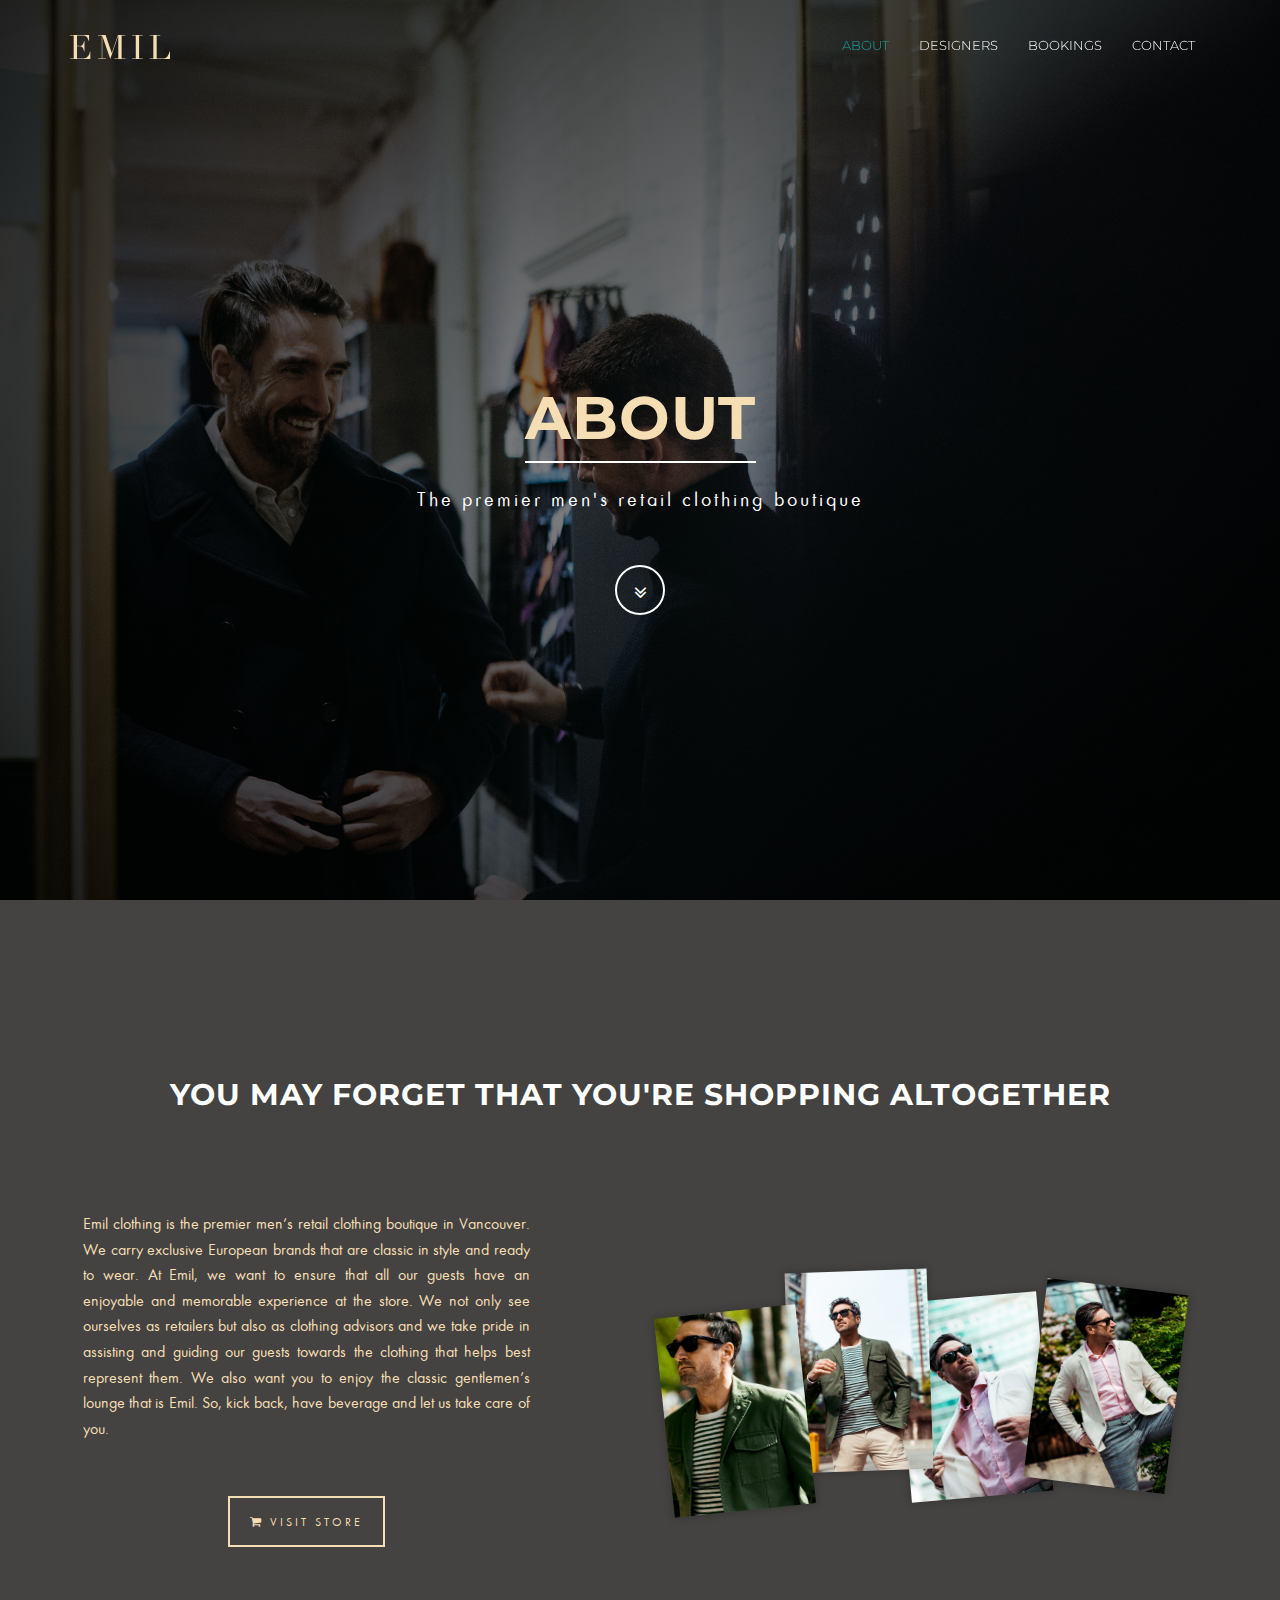
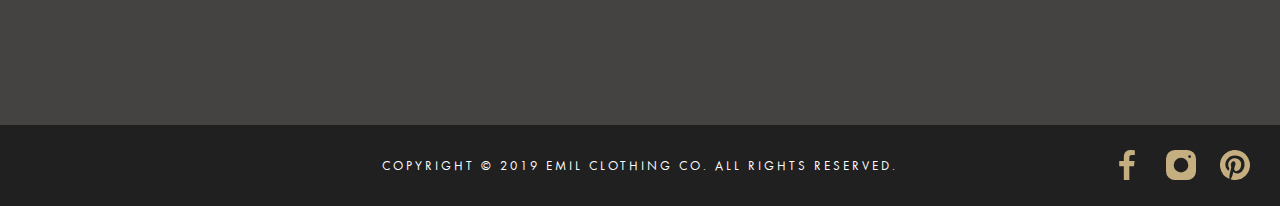
<file: about.html>
<!DOCTYPE html>
<html lang="en">
<head>
<meta charset="utf-8">
<meta http-equiv="X-UA-Compatible" content="IE=edge">
<meta name="viewport" content="width=device-width, initial-scale=1">
<title>Emil Clothing Co. | Specialty Men's Apparel in Vancouver, BC. European by Design.</title>
  <meta name="keywords" content="emil,clothing,men,fashion,shopping,vancouver,fit,form">
  <meta name="description" content="Emil clothing is the premier men's retail clothing boutique in Vancouver. We carry exclusive European brands that are classic in style and ready to wear. At Emil, we want to ensure that all of our guests have an enjoyable and memorable experience at the store.">
  <meta name="application-name" content="Emil Clothing Co."/>
  <meta property="og:title" content="Emil Clothing Co."/>
  <meta property="og:type" content="website" />
  <meta property="og:description" content="Emil clothing is the premier men's retail clothing boutique in Vancouver. We carry exclusive European brands that are classic in style and ready to wear. At Emil, we want to ensure that all of our guests have an enjoyable and memorable experience at the store."/>
  <meta property="og:image" content="https://emilclothingco.com/assets/images/ogimage.jpg?t=20180303"/>
  <meta property="og:url" content="https://emilclothingco.com/" />
  <meta name="twitter:card" content="summary_large_image" />
  <link rel="apple-touch-icon" sizes="57x57" href="./assets/favicons/apple-icon-57x57.png?t=20180303">
  <link rel="apple-touch-icon" sizes="60x60" href="./assets/favicons/apple-icon-60x60.png?t=20180303">
  <link rel="apple-touch-icon" sizes="72x72" href="./assets/favicons/apple-icon-72x72.png?t=20180303">
  <link rel="apple-touch-icon" sizes="76x76" href="./assets/favicons/apple-icon-76x76.png?t=20180303">
  <link rel="apple-touch-icon" sizes="114x114" href="./assets/favicons/apple-icon-114x114.png?t=20180303">
  <link rel="apple-touch-icon" sizes="120x120" href="./assets/favicons/apple-icon-120x120.png?t=20180303">
  <link rel="apple-touch-icon" sizes="144x144" href="./assets/favicons/apple-icon-144x144.png?t=20180303">
  <link rel="apple-touch-icon" sizes="152x152" href="./assets/favicons/apple-icon-152x152.png?t=20180303">
  <link rel="apple-touch-icon" sizes="180x180" href="./assets/favicons/apple-icon-180x180.png?t=20180303">
  <link rel="icon" type="image/png" sizes="192x192"  href="./assets/favicons/android-icon-192x192.png?t=20180303">
  <link rel="icon" type="image/png" sizes="32x32" href="./assets/favicons/favicon-32x32.png?t=20180303">
  <link rel="icon" type="image/png" sizes="96x96" href="./assets/favicons/favicon-96x96.png?t=20180303">
  <link rel="icon" type="image/png" sizes="16x16" href="./assets/favicons/favicon-16x16.png?t=20180303">
  <link rel="manifest" href="./assets/favicons/manifest.json?t=20180303">
  <meta name="msvalidate.01" content="200D9151B8F3048EBC38A00C2001BC96" />
  <meta name="msapplication-TileColor" content="#ffffff">
  <meta name="msapplication-TileImage" content="./assets/favicons/ms-icon-144x144.png?t=20180303">
  <meta name="theme-color" content="#f5deb3">

<link href="css/bootstrap.min.css" rel="stylesheet">
<!-- Custom CSS -->
<link href="css/about.css" rel="stylesheet">
<link href="css/style.css" rel="stylesheet">
<!-- Custom Fonts -->
<link href="font-awesome/css/font-awesome.min.css" rel="stylesheet" type="text/css">
<link href="http://fonts.googleapis.com/css?family=Open+Sans:300,400,700,400italic,700italic" rel="stylesheet" type="text/css">
<link href="http://fonts.googleapis.com/css?family=Montserrat:400,700" rel="stylesheet" type="text/css">

<script>
    (function(i,s,o,g,r,a,m){i['GoogleAnalyticsObject']=r;i[r]=i[r]||function(){
    (i[r].q=i[r].q||[]).push(arguments)},i[r].l=1*new Date();a=s.createElement(o),
    m=s.getElementsByTagName(o)[0];a.async=1;a.src=g;m.parentNode.insertBefore(a,m)
    })(window,document,'script','https://www.google-analytics.com/analytics.js','ga');

    ga('create', 'UA-114681941-1', 'auto');
    ga('send', 'pageview');
  </script>

  <!-- Facebook Pixel Code -->
  <script>
	!function(f,b,e,v,n,t,s)
	{if(f.fbq)return;n=f.fbq=function(){n.callMethod?
	n.callMethod.apply(n,arguments):n.queue.push(arguments)};
	if(!f._fbq)f._fbq=n;n.push=n;n.loaded=!0;n.version='2.0';
	n.queue=[];t=b.createElement(e);t.async=!0;
	t.src=v;s=b.getElementsByTagName(e)[0];
	s.parentNode.insertBefore(t,s)}(window, document,'script',
	'https://connect.facebook.net/en_US/fbevents.js');
	fbq('init', '272090840403864');
	fbq('track', 'PageView');
  </script>
  <noscript><img height="1" width="1" style="display:none"
	src="https://www.facebook.com/tr?id=272090840403864&ev=PageView&noscript=1"
  /></noscript>
  <!-- End Facebook Pixel Code -->
  

</head>
<body id="page-top" data-spy="scroll" data-target=".navbar-fixed-top">
<!-- Navigation -->
<nav class="navbar navbar-custom navbar-fixed-top" role="navigation">
<div class="container">
	<div class="navbar-header">
		<button type="button" class="navbar-toggle" data-toggle="collapse" data-target=".navbar-main-collapse">
		<i class="fa fa-bars"></i>
		</button>
		<a class="navbar-brand page-scroll" href="index.html">
			<img width="100px" src="assets/images/logo.svg"> </a>
	</div>
	<!-- Collect the nav links, forms, and other content for toggling -->
	<div class="collapse navbar-collapse navbar-right navbar-main-collapse">
		<ul class="nav navbar-nav">
			<li class="active">
			<a href="">ABOUT</a>
			</li>
			<li>
			<a href="designers.html">Designers</a>
			</li>
			<li>
			<a href="bookings.html">Bookings</a>
			</li>
			<li>
			<a href="contact.html">Contact</a>
			</li>
		</ul>
	</div>
	<!-- /.navbar-collapse -->
</div>
<!-- /.container -->
</nav>
<!-- Intro Header -->
<header class="intro">
<div class="intro-body">
	<div class="container">
		<div class="row">
			<div class="col-md-8 col-md-offset-2">
				<h1 class="brand-heading">ABOUT</h1>
				<p class="intro-text">
						The premier men's retail clothing boutique
				</p>
				<a href="#about" class="btn btn-circle page-scroll">
				<i class="fa fa-angle-double-down animated"></i>
				</a>
			</div>
		</div>
	</div>
</div>
</header>
<!-- About Section -->
<section id="about">
<div class="container content-section text-center">
	<div class="row" style="padding: 2em">
		<h2 style="color:white; margin-bottom: 100px">YOU MAY FORGET THAT YOU'RE SHOPPING ALTOGETHER</h2>
		<div class="col-lg-5">
			<p>
				Emil clothing is the premier men’s retail clothing boutique in Vancouver. We carry exclusive European brands that are classic in style and ready to wear. At Emil, we want to ensure that all our guests have an enjoyable and memorable experience at the store. We not only see ourselves as retailers but also as clothing advisors and we take pride in assisting and guiding our guests towards the clothing that helps best represent them. We also want you to enjoy the classic gentlemen’s lounge that is Emil. So, kick back, have beverage and let us take care of you.
			</p>

				<a href="#" class="btnghost"><i class="fa fa-shopping-cart"></i> VISIT STORE</a>
		
		</div>

		<div class="col-lg-6 col-lg-offset-1">
		<div class="collection">
			<div class="cards">
				<img src="assets/images/about1.jpg" class="card" />
				<img src="assets/images/about2.jpg" class="card" />
				<img src="assets/images/about3.jpg" class="card" />
				<img src="assets/images/about4.jpg" class="card" />
			</div> 
		</div>
	</div>


	</div>
</div>
</section>
<footer>
		<div class="container text-center">
		<p class="credits">
				Copyright © 2019 EMIL CLOTHING CO. All rights reserved.
			</p>
		</div>
		
				<ul id="socialMediaMenu">
					<li>
						<a href="https://www.instagram.com/emilclothingco/" target="_blank">
							<img class="icon-social-media" src="assets/images/facebook.svg">
						</a>
					</li>
					<li>
						<a href="https://www.facebook.com/Emilclothing/" target="_blank">
							<img class="icon-social-media" src="assets/images/instagram.svg">
						</a>
					</li>
					<li>
						<a href="https://www.pinterest.ca/emilclothingco/" target="_blank">
							<img class="icon-social-media" src="assets/images/pinterest.svg">
						</a>
					</li>
				</ul>			


	

	</footer>
<!-- jQuery -->
<script src="js/jquery.js"></script>
<!-- Bootstrap Core JavaScript -->
<script src="js/bootstrap.min.js"></script>
<!-- Plugin JavaScript -->
<script src="js/jquery.easing.min.js"></script>
<!-- Custom Theme JavaScript -->
<script src="js/theme.js"></script>
</body>
</html>
</file>
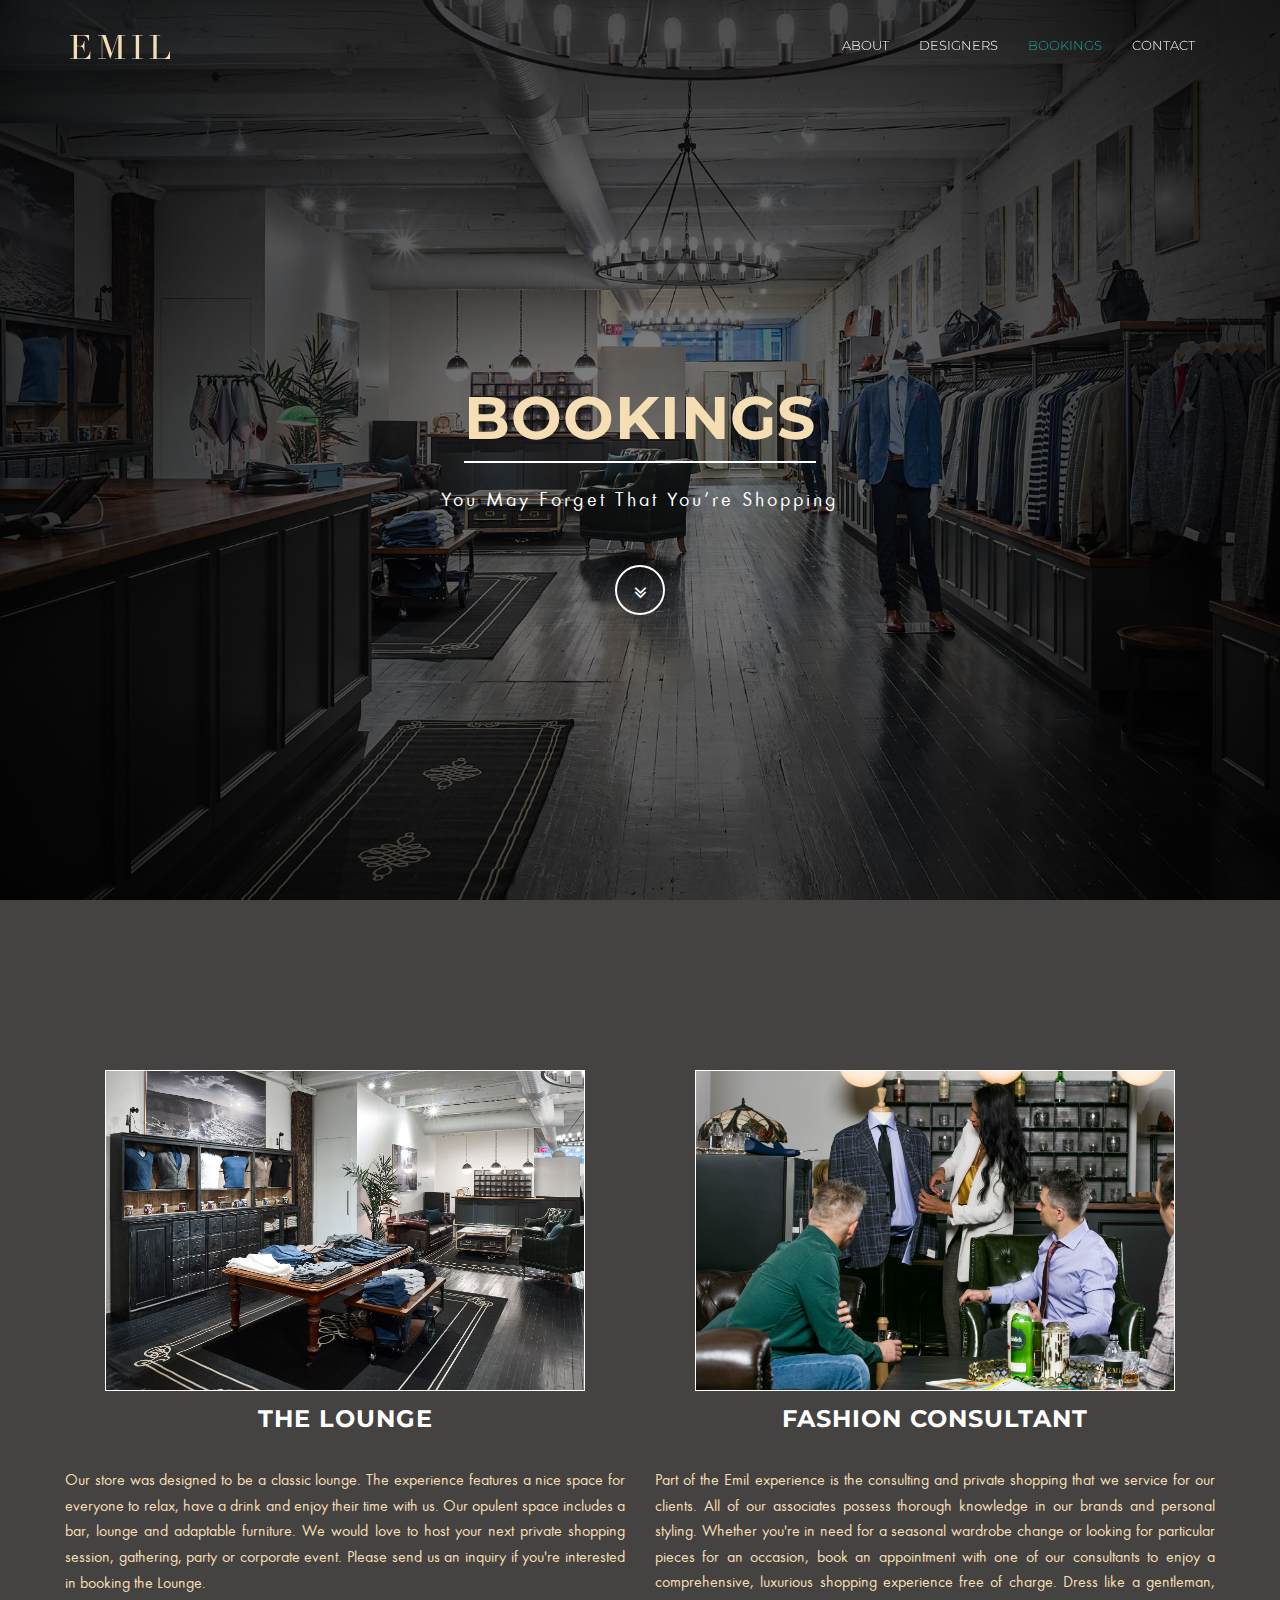
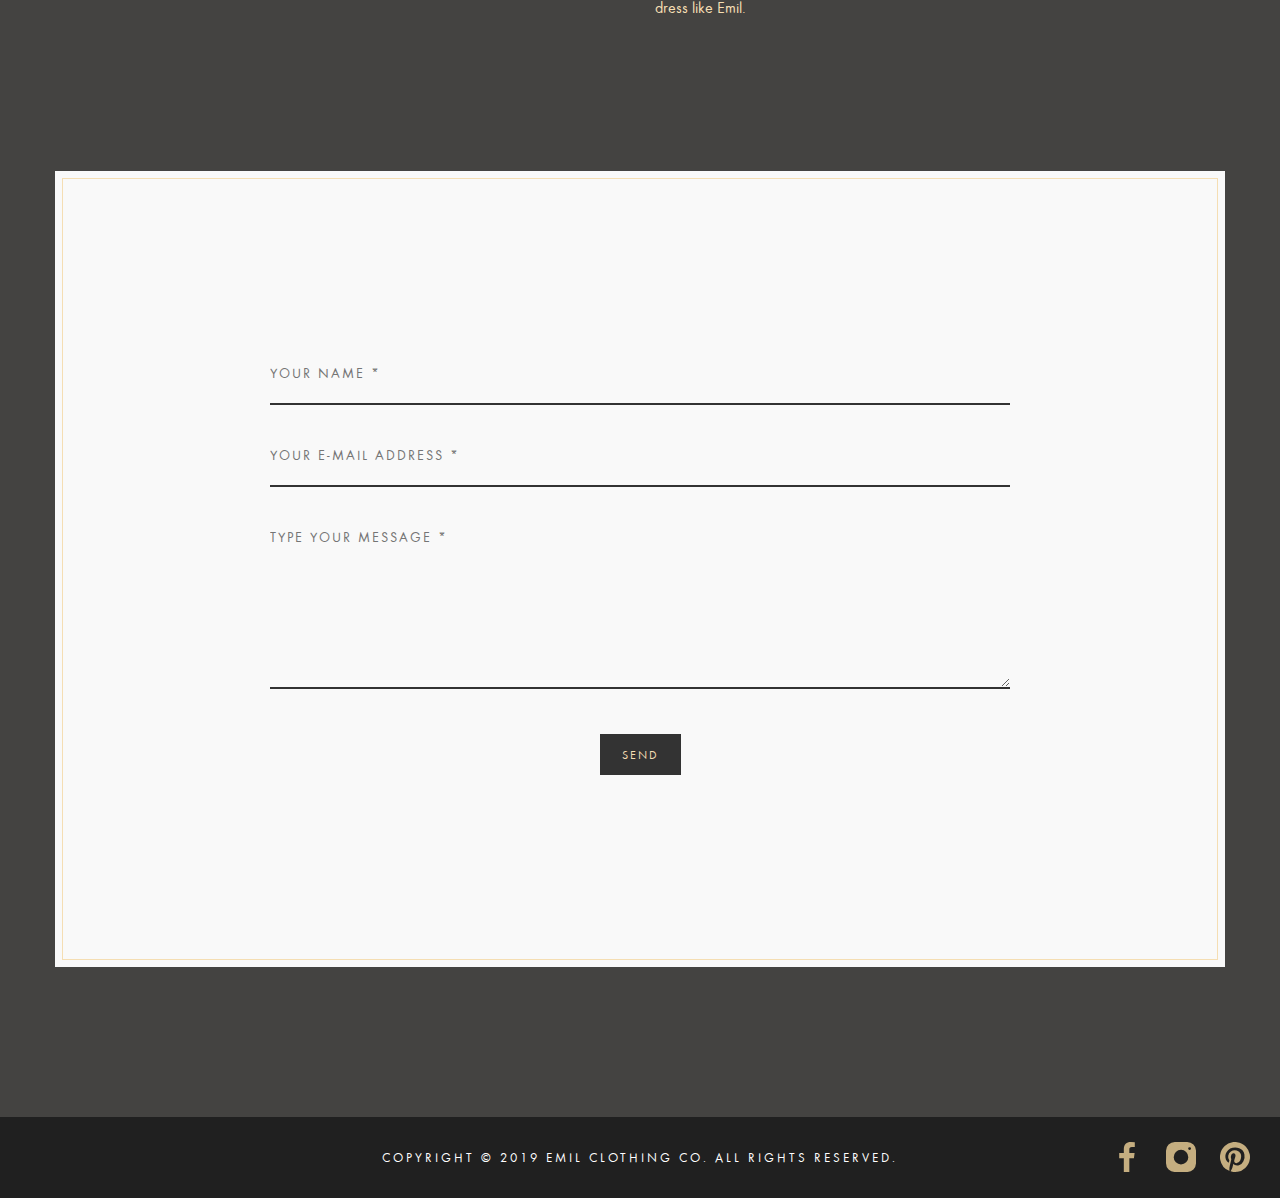
<file: bookings.html>
<!DOCTYPE html>
<html lang="en">
<head>
<meta charset="utf-8">
<meta http-equiv="X-UA-Compatible" content="IE=edge">
<meta name="viewport" content="width=device-width, initial-scale=1">
<title>Emil Clothing Co. | Specialty Men's Apparel in Vancouver, BC. European by Design.</title>
  <meta name="keywords" content="emil,clothing,men,fashion,shopping,vancouver,fit,form">
  <meta name="description" content="Emil clothing is the premier men's retail clothing boutique in Vancouver. We carry exclusive European brands that are classic in style and ready to wear. At Emil, we want to ensure that all of our guests have an enjoyable and memorable experience at the store.">
  <meta name="application-name" content="Emil Clothing Co."/>
  <meta property="og:title" content="Emil Clothing Co."/>
  <meta property="og:type" content="website" />
  <meta property="og:description" content="Emil clothing is the premier men's retail clothing boutique in Vancouver. We carry exclusive European brands that are classic in style and ready to wear. At Emil, we want to ensure that all of our guests have an enjoyable and memorable experience at the store."/>
  <meta property="og:image" content="https://emilclothingco.com/assets/images/ogimage.jpg?t=20180303"/>
  <meta property="og:url" content="https://emilclothingco.com/" />
  <meta name="twitter:card" content="summary_large_image" />
  <link rel="apple-touch-icon" sizes="57x57" href="./assets/favicons/apple-icon-57x57.png?t=20180303">
  <link rel="apple-touch-icon" sizes="60x60" href="./assets/favicons/apple-icon-60x60.png?t=20180303">
  <link rel="apple-touch-icon" sizes="72x72" href="./assets/favicons/apple-icon-72x72.png?t=20180303">
  <link rel="apple-touch-icon" sizes="76x76" href="./assets/favicons/apple-icon-76x76.png?t=20180303">
  <link rel="apple-touch-icon" sizes="114x114" href="./assets/favicons/apple-icon-114x114.png?t=20180303">
  <link rel="apple-touch-icon" sizes="120x120" href="./assets/favicons/apple-icon-120x120.png?t=20180303">
  <link rel="apple-touch-icon" sizes="144x144" href="./assets/favicons/apple-icon-144x144.png?t=20180303">
  <link rel="apple-touch-icon" sizes="152x152" href="./assets/favicons/apple-icon-152x152.png?t=20180303">
  <link rel="apple-touch-icon" sizes="180x180" href="./assets/favicons/apple-icon-180x180.png?t=20180303">
  <link rel="icon" type="image/png" sizes="192x192"  href="./assets/favicons/android-icon-192x192.png?t=20180303">
  <link rel="icon" type="image/png" sizes="32x32" href="./assets/favicons/favicon-32x32.png?t=20180303">
  <link rel="icon" type="image/png" sizes="96x96" href="./assets/favicons/favicon-96x96.png?t=20180303">
  <link rel="icon" type="image/png" sizes="16x16" href="./assets/favicons/favicon-16x16.png?t=20180303">
  <link rel="manifest" href="./assets/favicons/manifest.json?t=20180303">
  <meta name="msvalidate.01" content="200D9151B8F3048EBC38A00C2001BC96" />
  <meta name="msapplication-TileColor" content="#ffffff">
  <meta name="msapplication-TileImage" content="./assets/favicons/ms-icon-144x144.png?t=20180303">
  <meta name="theme-color" content="#f5deb3">

<link href="css/bootstrap.min.css" rel="stylesheet">
<!-- Custom CSS -->
<link href="css/bookings.css" rel="stylesheet">
<link href="css/style.css" rel="stylesheet">
<!-- Custom Fonts -->
<link href="font-awesome/css/font-awesome.min.css" rel="stylesheet" type="text/css">
<link href="http://fonts.googleapis.com/css?family=Open+Sans:300,400,700,400italic,700italic" rel="stylesheet" type="text/css">
<link href="http://fonts.googleapis.com/css?family=Montserrat:400,700" rel="stylesheet" type="text/css">

<script>
    (function(i,s,o,g,r,a,m){i['GoogleAnalyticsObject']=r;i[r]=i[r]||function(){
    (i[r].q=i[r].q||[]).push(arguments)},i[r].l=1*new Date();a=s.createElement(o),
    m=s.getElementsByTagName(o)[0];a.async=1;a.src=g;m.parentNode.insertBefore(a,m)
    })(window,document,'script','https://www.google-analytics.com/analytics.js','ga');

    ga('create', 'UA-114681941-1', 'auto');
    ga('send', 'pageview');
  </script>

  <!-- Facebook Pixel Code -->
  <script>
	!function(f,b,e,v,n,t,s)
	{if(f.fbq)return;n=f.fbq=function(){n.callMethod?
	n.callMethod.apply(n,arguments):n.queue.push(arguments)};
	if(!f._fbq)f._fbq=n;n.push=n;n.loaded=!0;n.version='2.0';
	n.queue=[];t=b.createElement(e);t.async=!0;
	t.src=v;s=b.getElementsByTagName(e)[0];
	s.parentNode.insertBefore(t,s)}(window, document,'script',
	'https://connect.facebook.net/en_US/fbevents.js');
	fbq('init', '272090840403864');
	fbq('track', 'PageView');
  </script>
  <noscript><img height="1" width="1" style="display:none"
	src="https://www.facebook.com/tr?id=272090840403864&ev=PageView&noscript=1"
  /></noscript>
  <!-- End Facebook Pixel Code -->
  

</head>
<body id="page-top" data-spy="scroll" data-target=".navbar-fixed-top">
<!-- Navigation -->
<nav class="navbar navbar-custom navbar-fixed-top" role="navigation">
<div class="container">
	<div class="navbar-header">
		<button type="button" class="navbar-toggle" data-toggle="collapse" data-target=".navbar-main-collapse">
		<i class="fa fa-bars"></i>
		</button>
		<a class="navbar-brand page-scroll" href="index.html">
			<img width="100px" src="assets/images/logo.svg"> </a>
	</div>
	<!-- Collect the nav links, forms, and other content for toggling -->
	<div class="collapse navbar-collapse navbar-right navbar-main-collapse">
		<ul class="nav navbar-nav">
			<li>
			<a href="about.html">ABOUT</a>
			</li>
			<li>
			<a href="designers.html">Designers</a>
			</li>
			<li class="active">
			<a href="">Bookings</a>
			</li>
			<li>
			<a href="contact.html">Contact</a>
			</li>
		</ul>
	</div>
	<!-- /.navbar-collapse -->
</div>
<!-- /.container -->
</nav>

<!-- Intro Header -->
<header class="intro">
<div class="intro-body">
	<div class="container fluid">
		<div class="row">
			<div class="col-md-8 col-md-offset-2">
				<h1 class="brand-heading">BOOKINGS</h1>
				<p class="intro-text">
					You May Forget That You’re Shopping
				</p>
				<a href="#thelounge" class="btn btn-circle page-scroll">
				<i class="fa fa-angle-double-down animated"></i>
				</a>
			</div>
		</div>
	</div>
</div>
</header>
<!-- Designers Section -->


<section id="thelounge">
<div class="container content-section ">
        
	<div class="row" style="display: flex;flex-wrap: wrap; justify-content: center;padding: 10px">
		
		<div class="col-md-6" style="margin-bottom: 2em">
			<figure class="thumbs"><img src="./assets/images/lounge2.jpg" alt="sample87"/>
				<figcaption>
					<h3>The Lounge</h3>
					<h5>Advertising</h5>
				</figcaption><a href="#bookings" class="page-scroll"></a>
			</figure>

			<h3 style="color:white">The Lounge</h3>
			<p>Our store was designed to be a classic lounge. The experience features a nice space for everyone to relax, have a drink and enjoy their time with us. Our opulent space includes a bar, lounge and adaptable furniture. We would love to host your next private shopping session, gathering, party or corporate event. Please send us an inquiry if you're interested in booking the Lounge.</p>

        </div>

		<div class="col-md-6" style="margin-bottom: 2em">

			<figure class="thumbs"><img src="./assets/images/emil_spring_2019_print--2.jpg" alt="sample119"/>
				<figcaption>
					<h3>Fashion Consultant</h3>
					<h5>Sound &amp; Vision</h5>
				</figcaption><a href="#bookings" class="page-scroll"></a>
			</figure>

			<h3 style="color:white">Fashion Consultant</h3>
			<p>Part of the Emil experience is the consulting and private shopping that we service for our clients. All of our associates possess thorough knowledge in our brands and personal styling. Whether you're in need for a seasonal wardrobe change or looking for particular pieces for an occasion, book an appointment with one of our consultants to enjoy a comprehensive, luxurious shopping experience free of charge. Dress like a gentleman, dress like Emil.</p>

    	</div>

   
</div>


<section id="bookings" style="padding: 0.5em">
		<div class="content-section " style="border: 1px solid wheat">
        
				<div class="row" style="display: flex; justify-content: center; padding: 1em; ">

						<div class="col-lg-8"  >
								
								<form method="post" action="contact.php" id="contactform">
									<div class="form">
										<input type="text" name="name" placeholder="Your Name *">
										<input type="text" name="email" placeholder="Your E-mail Address *">
										<textarea name="comment" rows="7" placeholder="Type your Message *"></textarea>
										<div class="done">
												<!-- <div class="alert alert-success">
													<button type="button" class="close" data-dismiss="alert">×</button>
													Your message has been sent. Thank you!
												</div>
												<div class="alert alert-danger">
														<button type="button" class="close" data-dismiss="alert">×</button>
														Please try again!
													</div> -->
											</div>
										<input type="submit" id="submit" class="clearfix btnghost" value="Send">
									</div>
								</form>


							</div>
					</div>
					</div>
					
</section>



</section>
<footer>
		<div class="container text-center">
		<p class="credits">
				Copyright © 2019 EMIL CLOTHING CO. All rights reserved.
			</p>
		</div>
		
				<ul id="socialMediaMenu">
					<li>
						<a href="https://www.instagram.com/emilclothingco/" target="_blank">
							<img class="icon-social-media" src="assets/images/facebook.svg">
						</a>
					</li>
					<li>
						<a href="https://www.facebook.com/Emilclothing/" target="_blank">
							<img class="icon-social-media" src="assets/images/instagram.svg">
						</a>
					</li>
					<li>
						<a href="https://www.pinterest.ca/emilclothingco/" target="_blank">
							<img class="icon-social-media" src="assets/images/pinterest.svg">
						</a>
					</li>
				</ul>			


	

	</footer>
<!-- jQuery -->
<script src="js/jquery.js"></script>
<!-- Bootstrap Core JavaScript -->
<script src="js/bootstrap.min.js"></script>
<!-- Plugin JavaScript -->
<script src="js/jquery.easing.min.js"></script>
<!-- Custom Theme JavaScript -->
<script src="js/theme.js"></script>
</body>
</html>
</file>
<file: css/about.css>
.collection {
  float: left;
  clear: both;
  position: relative;
  width: 580px;
  height: 200px;
  margin: 0 auto;
  margin-top: 60px;
}
.collection:hover .card {
  z-index: 1;
  opacity: 1;
  width: 120px;
  height: 169px;
}
.collection:hover .card:hover {
  z-index: 10;
  -webkit-transform: rotate(0deg);
  width: 213px;
  height: 300px;
  top: -38px;
  opacity: 1;
}
.collection .card {
  position: relative;
  float: left;
  width: 142px;
  height: 200px;
  -webkit-box-shadow: 0px 0px 8px 1px rgba(0, 0, 0, 0.2);
  -webkit-transition: all 0.3s ease-out;
}
.collection .card:nth-child(1) {
  -webkit-transform: rotate(-6deg);
  top: 40px;
  left: 9px;
  z-index: 5;
}
.collection .card:nth-child(2) {
  -webkit-transform: rotate(-2deg);
  left: -9px;
  z-index: 3;
}
.collection .card:nth-child(3) {
  -webkit-transform: rotate(-5deg);
  top: 26px;
  left: -36px;
  z-index: 1;
}
.collection .card:nth-child(4) {
  -webkit-transform: rotate(7deg);
  top: 15px;
  left: -46px;
  z-index: 3;
}

.intro {
	display:table;
	width:100%;
	height:auto;
	padding:100px 0 100px 0;
	text-align:center;
	color:#fff;
	background-image:radial-gradient(circle at 50% 50%,rgba(0,0,0,0.46),rgba(0,0,0,0.88)),url('../assets/images/about.jpg');
	-webkit-background-size:cover;
	-moz-background-size:cover;
	background-size:cover;
	-o-background-size:cover;
}
.intro .intro-body {
	display:table-cell;
	vertical-align:middle;
}
.intro .intro-body .brand-heading {
	font-size:40px;
}
.intro .intro-body .intro-text {
	font-size:18px;
}

#about p{
text-align: justify;
color: wheat;
font-size: 16px;
}
#about{
	background-color: #444341;
	
}
#about .btnghost{
	color: wheat;
	border-color: wheat

}
</file>
<file: css/style.css>
@font-face {
    font-family: futura;
    src: url("../fonts/Futura Round.ttf") format("truetype")
}

body {
	width:100%;
	height:100%;
	font-family:futura, Open Sans,sans-serif;
	color:#fff;
	background-color:#202020;
	 font-weight:300;
}
html {
	width:100%;
	height:100%;
}
h1,h2,h3,h4,h5,h6 {
	margin:0 0 35px;
	text-transform:uppercase;
	font-family:Montserrat,sans-serif;
	font-weight:700;
	letter-spacing:1px;
	color: wheat
}
p {
	margin:0 0 25px;
	font-size:18px;
	line-height:1.5;
}
@media(min-width:768px) {
	p {
		margin:0 0 35px;
		font-size:20px;
		line-height:1.6;
	}
}
a {
	color:inherit;
	-webkit-transition:all .2s ease-in-out;
	-moz-transition:all .2s ease-in-out;
	transition:all .2s ease-in-out;
}
a:hover,a:focus {
	text-decoration:none;
	color:inherit;
}
.light {
	font-weight:400;
}
.navbar-custom {
	margin-bottom:0;
	border-bottom:1px solid rgba(255,255,255,.3);
	text-transform:uppercase;
	font-family:Montserrat,"Helvetica Neue",Helvetica,Arial,sans-serif;
	background-color:#202020;
}
.navbar-custom .navbar-brand {
	font-size:20px;
	text-transform:none;
	letter-spacing:1px;
}
.navbar-custom .navbar-brand:focus {
	outline:0;
}
.navbar-custom .navbar-brand .navbar-toggle {
	padding:4px 6px;
	font-size:16px;
	color:#fff;
}
.navbar-custom .navbar-brand .navbar-toggle:focus,.navbar-custom .navbar-brand .navbar-toggle:active {
	outline:0;
}
.navbar-custom a {
}
.navbar-custom .nav li a {
	-webkit-transition:background .3s ease-in-out;
	-moz-transition:background .3s ease-in-out;
	transition:background .3s ease-in-out;
}
.navbar-custom .nav li a:hover {
	outline:0;
	color:#1ba39c;
	background-color:transparent;
}
.navbar-custom .nav li a:focus,.navbar-custom .nav li a:active {
	outline:0;
	background-color:transparent;
}
.navbar-custom .nav li.active {
	outline:0;
}
.navbar-custom .nav li.active a {
	color:#1ba39c;
}
.navbar-custom .nav li.active a:hover {
	color:#1ba39c;
}
@media(min-width:768px) {
	.navbar-custom {
		padding:20px 0;
		border-bottom:0;
		font-size:13px;
		background:0 0;
		-webkit-transition:background .5s ease-in-out,padding .5s ease-in-out;
		-moz-transition:background .5s ease-in-out,padding .5s ease-in-out;
		transition:background .5s ease-in-out,padding .5s ease-in-out;
	}
		 .navbar-custom.top-nav-collapse {
		 padding:0;
		border-bottom:1px solid #202020;
		color:#333;
			background:#202020;
	}
	.navbar-custom.top-nav-collapse a {
		color:wheat;
		display:inline-block;
	}
}

@media(min-width:768px) {
	.intro {
		height:100%;
		padding:0;
	}
	.intro .intro-body .brand-heading {
		font-size:60px;
		margin-top:90px;
		margin-bottom:20px;
		/* border-top:2px solid #fff; */
		border-bottom:2px solid #fff;
		display:inline-block;
		padding:10px 0;
	}
	.intro .intro-body .intro-text {
		font-size:20px;
			font-weight:300;
			letter-spacing:3px;
	}
}
.btn-circle {
	width:50px;
	height:50px;
	margin-top:15px;
	line-height:40px;
	text-align:center;
	border:2px solid #fff;
	border-radius:100%!important;
	font-size:20px;
	color:#fff;
	background:0 0;
	-webkit-transition:background .3s ease-in-out;
	-moz-transition:background .3s ease-in-out;
	transition:background .3s ease-in-out;
}
.btn-circle:hover,.btn-circle:focus {
	outline:0;
	color:#fff;
	background:#202020;
}
.btn-circle i.animated {
	-webkit-transition-property:-webkit-transform;
	-webkit-transition-duration:1s;
	-moz-transition-property:-moz-transform;
	-moz-transition-duration:1s;
}
.btn-circle:hover i.animated {
	-webkit-animation-name:pulse;
	-moz-animation-name:pulse;
	-webkit-animation-duration:1.5s;
	-moz-animation-duration:1.5s;
	-webkit-animation-iteration-count:infinite;
	-moz-animation-iteration-count:infinite;
	-webkit-animation-timing-function:linear;
	-moz-animation-timing-function:linear;
}
@-webkit-keyframes pulse {
	0% {
		-webkit-transform:scale(1);
		transform:scale(1);
	}
	50% {
		-webkit-transform:scale(1.2);
		transform:scale(1.2);
	}
	100% {
		-webkit-transform:scale(1);
		transform:scale(1);
	}
}
@-moz-keyframes pulse {
	0% {
		-moz-transform:scale(1);
		transform:scale(1);
	}
	50% {
		-moz-transform:scale(1.2);
		transform:scale(1.2);
	}
	100% {
		-moz-transform:scale(1);
		transform:scale(1);
	}
}
.content-section {
	
	padding:40px 0;
	clear:both;
}
@media(min-width:767px) {
	.content-section {
		padding:150px 0;
			 clear:both;
	}
}
.btn {
	border-radius:0;
	text-transform:uppercase;
	font-family:Montserrat,"Helvetica Neue",Helvetica,Arial,sans-serif;
	font-weight:400;
	-webkit-transition:all .3s ease-in-out;
	-moz-transition:all .3s ease-in-out;
	transition:all .3s ease-in-out;
}
.btn-default {
	border:1px solid #42dca3;
	color:#42dca3;
	background-color:transparent;
}
.btn-default:hover,.btn-default:focus {
	border:1px solid #42dca3;
	outline:0;
	color:#000;
	background-color:#42dca3;
}
ul.banner-social-buttons {
	margin-top:0;
}
@media(max-width:1199px) {
	ul.banner-social-buttons {
		margin-top:15px;
	}
}
@media(max-width:767px) {
	ul.banner-social-buttons li {
		display:block;
		margin-bottom:20px;
		padding:0;
	}
	ul.banner-social-buttons li:last-child {
		margin-bottom:0;
	}
	.credits {
		font-size: 10px !important;
		margin-right: 150px
	}
	.thumbs{
		max-width: 360px;
	}
	
	
}
@media(max-width:991px) {
	#googleMap{
		width: 700px
	}
}

@media(max-width:590px) {
	.rolldown-list li {
		width: 120px;
		font-size: 8pt;
	}
	#googleMap{
		width: 450px;
		height: 350px;
	}
}

@media(max-width:440px) {
	.rolldown-list li {
		width: 100%;
		font-size: 8pt;
	}
	#googleMap{
		width: 400px;	
	}
}

footer {
	padding:30px 0;
	z-index:1;
	position:relative;
	clear:both;
}
footer p {
	margin:0;
	font-size:15px;
}
footer p.credits {
	text-transform:uppercase;
	font-size:13px;
	letter-spacing:3px;
}
::-moz-selection {
	text-shadow:none;
	background:#fcfcfc;
	background:rgba(255,255,255,.2);
}
::selection {
	text-shadow:none;
	background:#fcfcfc;
	background:rgba(255,255,255,.2);
}
img::selection {
	background:0 0;
}
img::-moz-selection {
	background:0 0;
}
body {
	webkit-tap-highlight-color:rgba(255,255,255,.2);
}
.bgblue {
	background:#22292c;
}
.inlineblock {
	display:inline-block;
}
p:last-child {
	margin-bottom:0;
}
p.lead {
	line-height:1.9;
}
.btnghost {
	border:2px solid #333;
	background-color:transparent;
	padding:15px 20px;
	letter-spacing:3px;
	font-size:12px;
	text-transform:uppercase;
	font-weight:400;
	color:#333;
	margin-top:20px;
	display:inline-block;
}
.btnghost:hover {
	background-color:wheat;
	color:#333 !important;
	
}
.bgcover {
	background-size:cover;
	background-repeat:no-repeat;
	position:relative;
}
img {
	max-width:100%;
}

section:after {
	float:none;
	clear:both;
}
section {
	background-color:#f9f9f9;
	color:#333;
	overflow:hidden;
}
.done {
	display:none;
}
.error input,input.error,.error textarea,textarea.error {
	background-color:#ffffff;
	border-bottom:2px solid orangered !Important;
	-webkit-transition:border linear 0.2s,box-shadow linear 0.2s;
	-moz-transition:border linear 0.2s,box-shadow linear 0.2s;
	-o-transition:border linear 0.2s,box-shadow linear 0.2s;
	transition:border linear 0.2s,box-shadow linear 0.2s;	
}


#socialMediaMenu {
    position: absolute;
    right: 30px;
    top: 25px
}

#socialMediaMenu li {
    margin-left: 20px
}

#socialMediaMenu li {
    display: inline;
    list-style-type: none
}

.icon-social-media {
    height: 18px
}

.icon-social-media:hover {
    opacity: .7
}
.icon-social-media {
    height: 30px;
    width: 30px
}
</file>
<file: css/bookings.css>
.intro {
	display:table;
	width:100%;
	height:auto;
	padding:100px 0 100px 0;
	text-align:center;
	color:#fff;
	background-image:radial-gradient(circle at 50% 50%,rgba(0,0,0,0.46),rgba(0,0,0,0.88)),url('../assets/images/lounge1.jpg');
	-webkit-background-size:cover;
	-moz-background-size:cover;
	background-size:cover;
	-o-background-size:cover;
}
.intro .intro-body {
	display:table-cell;
	vertical-align:middle;
}
.intro .intro-body .brand-heading {
	font-size:40px;
}
.intro .intro-body .intro-text {
	font-size:18px;
}



#contactform input,#contactform textarea {
	border:0px;
	border-bottom:2px solid #333;
	width:100%;
	background-color:transparent;
	padding:20px 0px;
	text-transform:uppercase;
	letter-spacing:2px;
	margin-bottom:20px;
}
#contactform input#submit {
	width:auto;
	border:2px solid #333;
	padding:10px 20px;
  display:inline-block;
  background-color:#333;
  transition: 0.5s;
}
#contactform input#submit:hover {
	background-color:wheat;
	color:#fff;
	border:2px solid wheat;
}
#contactform input:focus,#contactform input:active,#contactform textarea:focus,#contactform textarea:active {
	border-top:0px;
	border-bottom:2px solid lightseagreen;
	outline:0;
	outline: none;
}

#thelounge p{
    text-align: justify;
    color: wheat;
    font-size: 16px;
    }
    #thelounge{
        background-color: #444341;
        
    }
    #thelounge .btnghost{
        color: wheat;
        border-color: wheat
    
    }
	
	@import url(https://fonts.googleapis.com/css?family=Raleway);

.thumbs {
  font-family: 'Raleway', sans-serif;
  position: relative;
  display: inline-block;
  overflow: hidden;
  margin: 10px 8px;
  min-width: 230px;
  max-width: 480px;
  width: 100%;
  color: #ffffff;
  font-size: 16px;
  text-align: left;
  border:1px solid white;
}
.thumbs * {
  -webkit-box-sizing: border-box;
  box-sizing: border-box;
  -webkit-transition: all 0.25s ease;
  transition: all 0.25s ease;
}
.thumbs:before {
  position: absolute;
  top: 10px;
  bottom: 10px;
  left: 10px;
  right: 10px;
  top: 100%;
  content: '';
  background-color: rgba(51, 51, 51, 0.9);
  -webkit-transition: all 0.25s ease;
  transition: all 0.25s ease;
  -webkit-transition-delay: 0.25s;
  transition-delay: 0.25s;
}
.thumbs img {
  vertical-align: top;
  max-width: 100%;
  backface-visibility: hidden;
}
.thumbs figcaption {
  position: absolute;
  top: 0;
  bottom: 0;
  left: 0;
  right: 0;
  z-index: 1;
  align-items: center;
  display: flex;
  flex-direction: column;
  justify-content: center;
}
.thumbs h3,
.thumbs h5 {
  margin: 0;
  opacity: 0;
  letter-spacing: 1px;
}
.thumbs h3 {
  -webkit-transform: translateY(-100%);
  transform: translateY(-100%);
  text-transform: uppercase;
  font-weight: 400;
  -webkit-transition-delay: 0.05s;
  transition-delay: 0.05s;
  margin-bottom: 5px;
}
.thumbs h5 {
  font-weight: normal;
  background-color: #ae895d;
  padding: 3px 10px;
  -webkit-transform: translateY(-100%);
  transform: translateY(-100%);
  -webkit-transition-delay: 0s;
  transition-delay: 0s;
}
.thumbs a {
  position: absolute;
  top: 0;
  bottom: 0;
  left: 0;
  right: 0;
  z-index: 1;
}
.thumbs:hover:before,
.thumbs.hover:before {
  top: 10px;
  -webkit-transition-delay: 0s;
  transition-delay: 0s;
}
.thumbs:hover h3,
.thumbs.hover h3,
.thumbs:hover h5,
.thumbs.hover h5 {
  -webkit-transform: translateY(0);
  transform: translateY(0);
  opacity: 1;
}
.thumbs:hover h3,
.thumbs.hover h3 {
  -webkit-transition-delay: 0.3s;
  transition-delay: 0.3s;
}
.thumbs:hover h5,
.thumbs.hover h5 {
  -webkit-transition-delay: 0.2s;
  transition-delay: 0.2s;
}
/* Demo purposes only */
body {
  background-color: #212121;
  text-align: center;
}

#bookings{
  margin-top: 8em;
}
</file>
